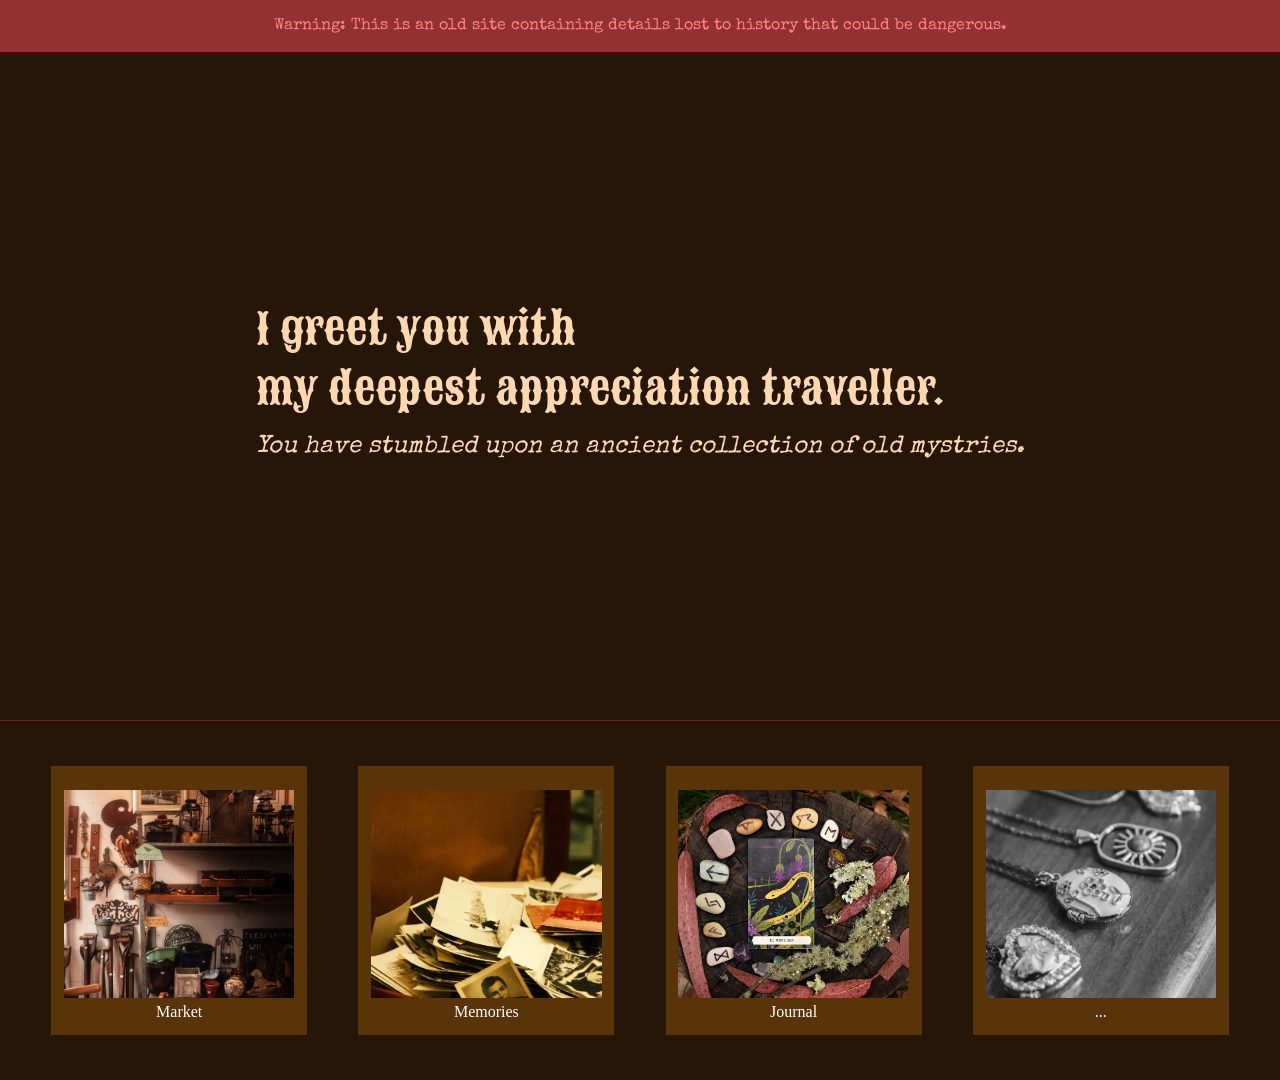
<file: index.html>
<!DOCTYPE html>
<html lang="en">
<head>
    <meta charset="UTF-8">
    <meta name="viewport" content="width=device-width, initial-scale=1.0">
    <title>Traveler's Marketplace</title>

    <link rel="stylesheet" href="index.css">

    <link rel="preconnect" href="https://fonts.googleapis.com">
    <link rel="preconnect" href="https://fonts.gstatic.com" crossorigin>
    <link href="https://fonts.googleapis.com/css2?family=Edu+QLD+Hand:wght@400..700&family=Rye&family=Sancreek&family=Special+Elite&display=swap" rel="stylesheet">
</head>
<body> 

    <div class="warningDiv">
        <p>Warning: This is an old site containing details lost to history that could be dangerous.</p>
    </div>
    
    <div class="welcome-div">
        <div class="lineHoldingDiv">
            <h1 class="welcome-line">
                I greet you with <br> my deepest appreciation traveller.
            </h1>
            <h2 class="secondaryLine">
                You have stumbled upon an ancient collection of old mystries.
            </h2>
        </div>
    </div>

    <div class="another-div">
        
        <!-- 1st cardo des -->
        <div class="category-card">
            <a href="market/shop.html">
                <img src="Images/shop.jpg" fetchpriority="high" alt="Shop Image" class="img">
            </a>

            <div class="details-div">
                <p class="card-para">Market</p>
            </div>
        </div>

        
        <!-- 2nd cardo des -->
        <div class="category-card">
            <a href="memories/memories.html">
                <img src="Images/memories.jpg" fetchpriority="high" alt="Memories Image" class="img">
            </a>

            <div class="details-div">
                <p class="card-para">Memories</p>
            </div>
        </div>

        <!-- 3rd cardo des -->
        <div class="category-card">
            <a href="heirlooms/heirloom.html">
                <img src="Images/mystrey.jpg" fetchpriority="high" alt="Heirlooms" class="img">
            </a>

            <div class="details-div">
                <p class="card-para">Journal</p>
            </div>
        </div>

        <!-- 4th cardo des -->
        <div class="category-card">
            <a href="">
                <img src="Images/heirlooms.jpg" fetchpriority="high" alt="Mystery" class="img">
            </a>

            <div class="details-div">
                <p class="card-para">...</p>
            </div>
        </div>
    </div>
<script>
    history.scrollRestoration = "manual";
</script>
</body>
</html>
</file>
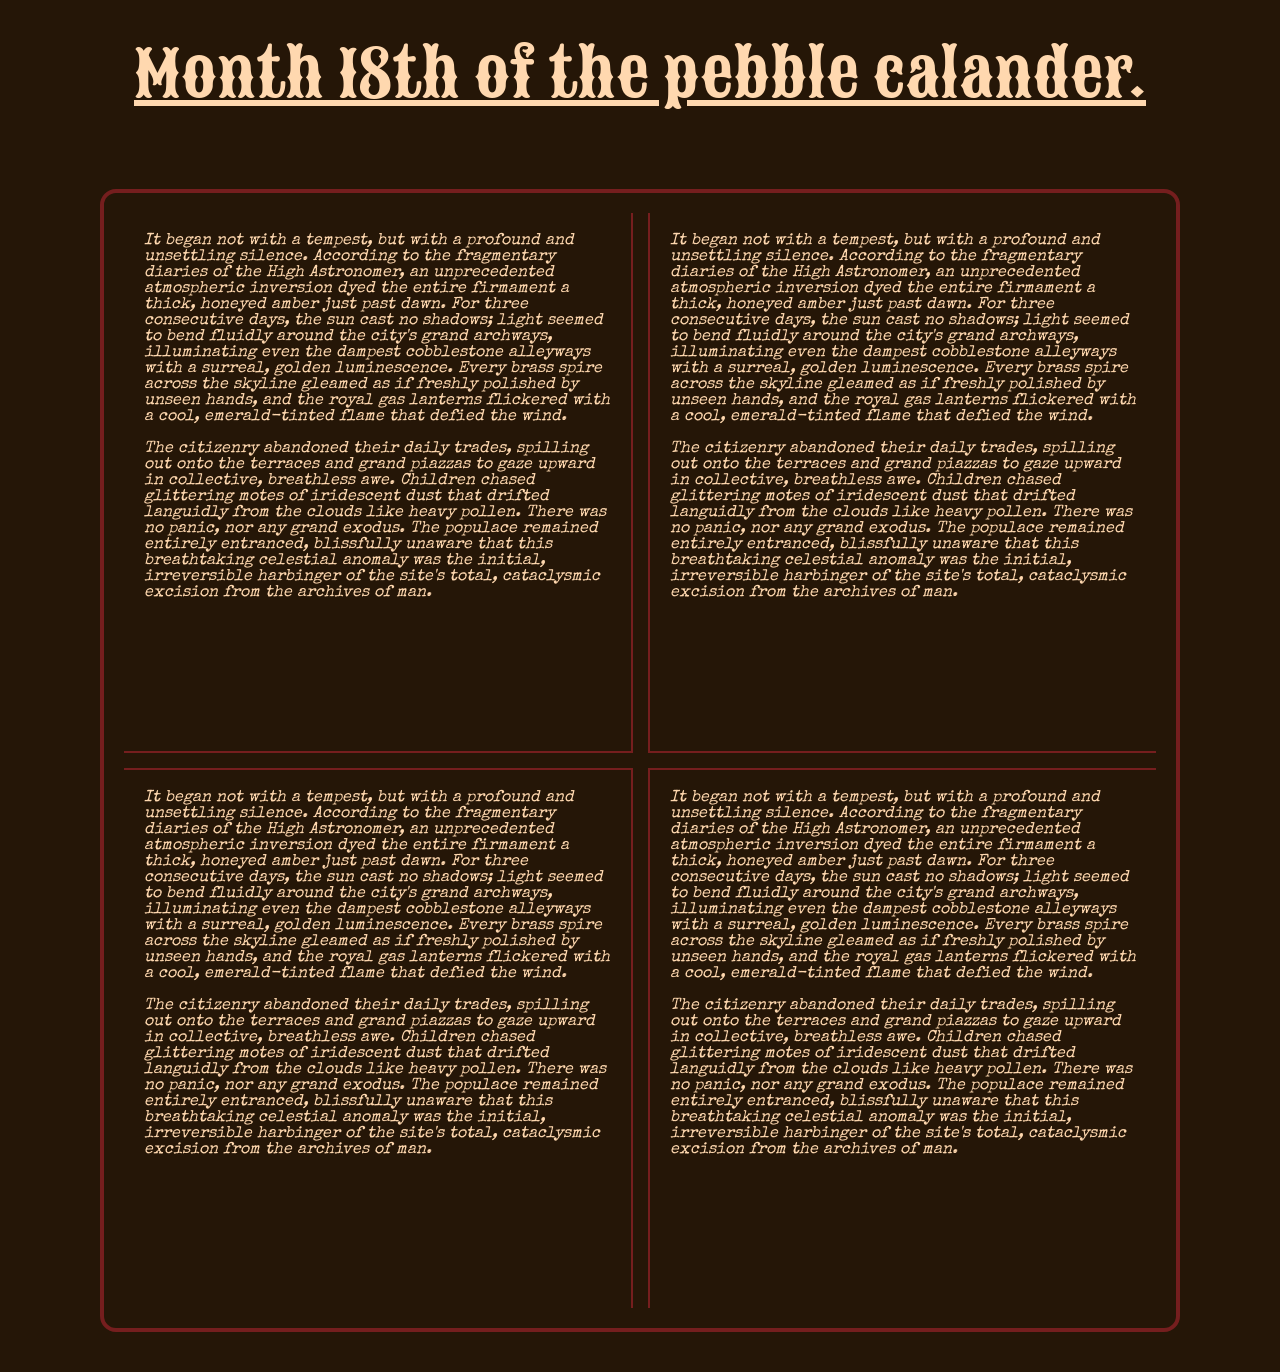
<file: heirlooms/heirloom.html>
<!DOCTYPE html>
<html lang="en">
<head>
    <meta charset="UTF-8">
    <meta name="viewport" content="width=device-width, initial-scale=1.0">
    <title>Heirlooms</title>

    <link rel="stylesheet" href="heirloom.css">

    <link rel="preconnect" href="https://fonts.googleapis.com">
    <link rel="preconnect" href="https://fonts.gstatic.com" crossorigin>
    <link href="https://fonts.googleapis.com/css2?family=Edu+QLD+Hand:wght@400..700&family=Rye&family=Sancreek&family=Special+Elite&display=swap" rel="stylesheet">
</head>
<body>
    

    <div class="heirloom-line-div">
        <h1 class="THELINE">
            Month 18th of the pebble calander.
        </h1>
    </div>

    <div class="journal-book">
        <div class="journal">


            <div class="blocks" id="one">
                <p class="texts">
                    It began not with a tempest, but with a profound and unsettling silence. According to the fragmentary diaries of the High Astronomer, an unprecedented atmospheric inversion dyed the entire firmament a thick, honeyed amber just past dawn. For three consecutive days, the sun cast no shadows; light seemed to bend fluidly around the city's grand archways, illuminating even the dampest cobblestone alleyways with a surreal, golden luminescence. Every brass spire across the skyline gleamed as if freshly polished by unseen hands, and the royal gas lanterns flickered with a cool, emerald-tinted flame that defied the wind. <br>
                    <br>
                    The citizenry abandoned their daily trades, spilling out onto the terraces and grand piazzas to gaze upward in collective, breathless awe. Children chased glittering motes of iridescent dust that drifted languidly from the clouds like heavy pollen. There was no panic, nor any grand exodus. The populace remained entirely entranced, blissfully unaware that this breathtaking celestial anomaly was the initial, irreversible harbinger of the site's total, cataclysmic excision from the archives of man.
                </p>
            </div>

            <div class="blocks" id="two">
                <p class="texts">
                    It began not with a tempest, but with a profound and unsettling silence. According to the fragmentary diaries of the High Astronomer, an unprecedented atmospheric inversion dyed the entire firmament a thick, honeyed amber just past dawn. For three consecutive days, the sun cast no shadows; light seemed to bend fluidly around the city's grand archways, illuminating even the dampest cobblestone alleyways with a surreal, golden luminescence. Every brass spire across the skyline gleamed as if freshly polished by unseen hands, and the royal gas lanterns flickered with a cool, emerald-tinted flame that defied the wind. <br>
                    <br>
                    The citizenry abandoned their daily trades, spilling out onto the terraces and grand piazzas to gaze upward in collective, breathless awe. Children chased glittering motes of iridescent dust that drifted languidly from the clouds like heavy pollen. There was no panic, nor any grand exodus. The populace remained entirely entranced, blissfully unaware that this breathtaking celestial anomaly was the initial, irreversible harbinger of the site's total, cataclysmic excision from the archives of man.
                </p>
            </div>

            <div class="blocks" id="three">
                <p class="texts">
                    It began not with a tempest, but with a profound and unsettling silence. According to the fragmentary diaries of the High Astronomer, an unprecedented atmospheric inversion dyed the entire firmament a thick, honeyed amber just past dawn. For three consecutive days, the sun cast no shadows; light seemed to bend fluidly around the city's grand archways, illuminating even the dampest cobblestone alleyways with a surreal, golden luminescence. Every brass spire across the skyline gleamed as if freshly polished by unseen hands, and the royal gas lanterns flickered with a cool, emerald-tinted flame that defied the wind. <br>
                    <br>
                    The citizenry abandoned their daily trades, spilling out onto the terraces and grand piazzas to gaze upward in collective, breathless awe. Children chased glittering motes of iridescent dust that drifted languidly from the clouds like heavy pollen. There was no panic, nor any grand exodus. The populace remained entirely entranced, blissfully unaware that this breathtaking celestial anomaly was the initial, irreversible harbinger of the site's total, cataclysmic excision from the archives of man.
                </p>
            </div>

            <div class="blocks" id="four">
                <p class="texts">
                    It began not with a tempest, but with a profound and unsettling silence. According to the fragmentary diaries of the High Astronomer, an unprecedented atmospheric inversion dyed the entire firmament a thick, honeyed amber just past dawn. For three consecutive days, the sun cast no shadows; light seemed to bend fluidly around the city's grand archways, illuminating even the dampest cobblestone alleyways with a surreal, golden luminescence. Every brass spire across the skyline gleamed as if freshly polished by unseen hands, and the royal gas lanterns flickered with a cool, emerald-tinted flame that defied the wind. <br>
                    <br>
                    The citizenry abandoned their daily trades, spilling out onto the terraces and grand piazzas to gaze upward in collective, breathless awe. Children chased glittering motes of iridescent dust that drifted languidly from the clouds like heavy pollen. There was no panic, nor any grand exodus. The populace remained entirely entranced, blissfully unaware that this breathtaking celestial anomaly was the initial, irreversible harbinger of the site's total, cataclysmic excision from the archives of man.
                </p>
            </div>

        </div>
    </div>



</body>
</html>
</file>
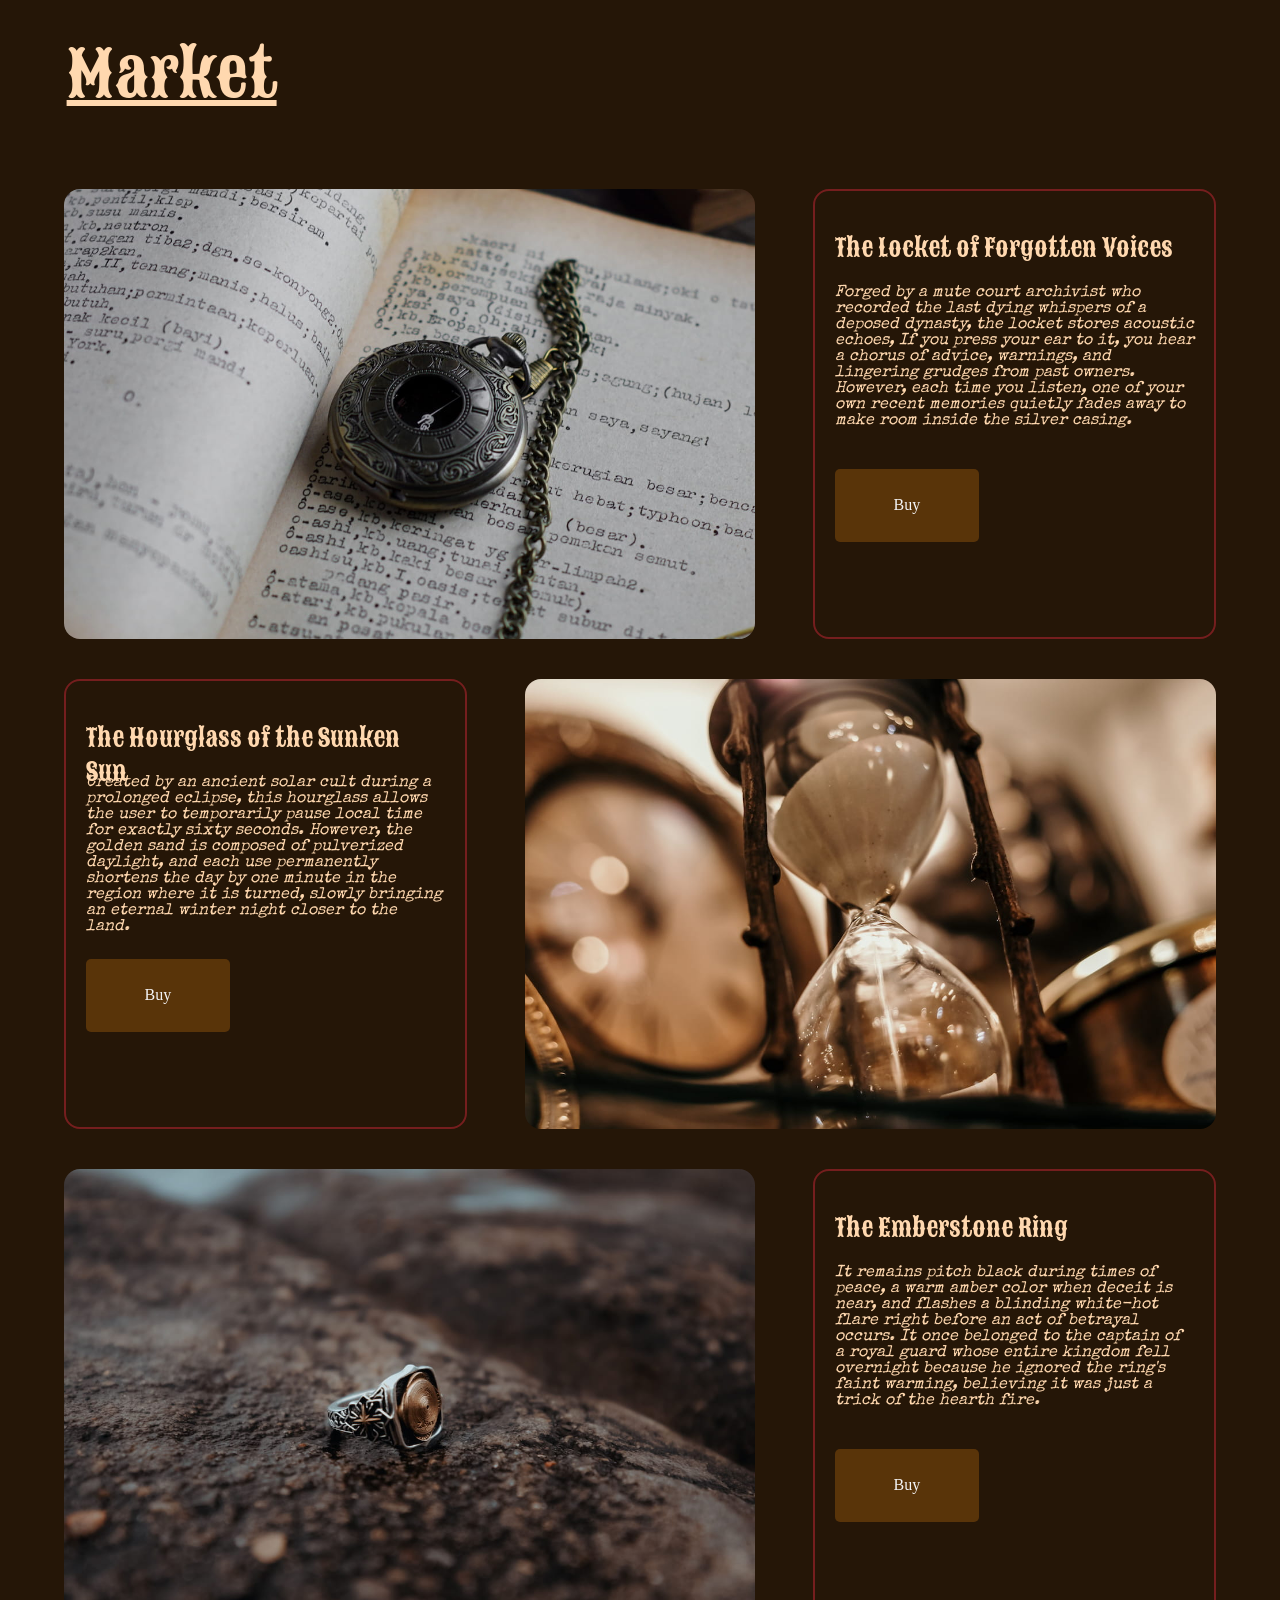
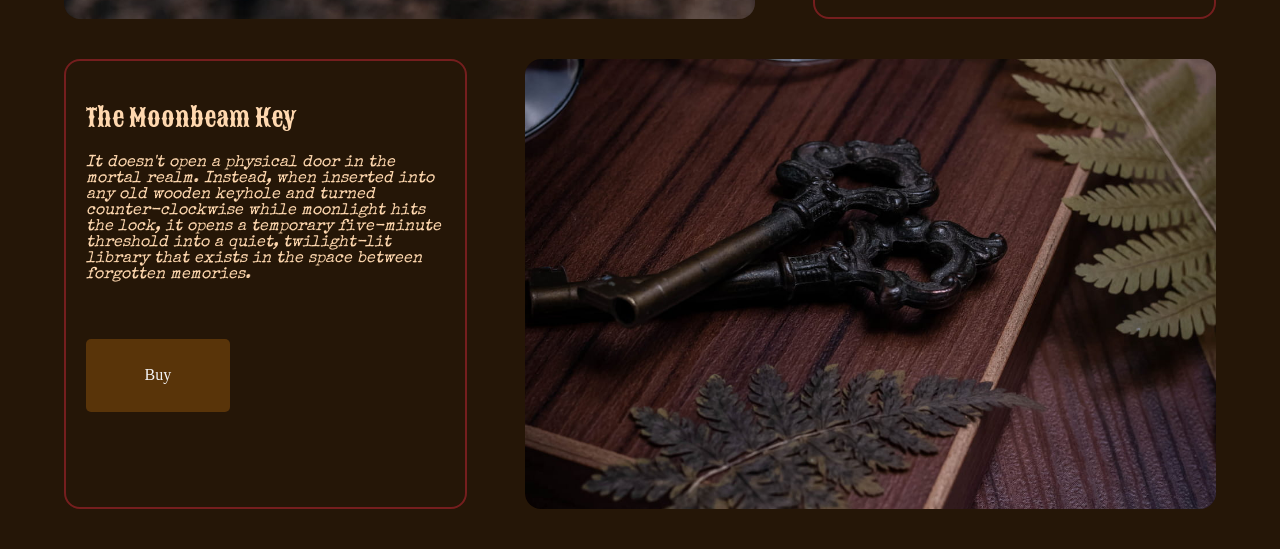
<file: market/shop.html>
<!DOCTYPE html>
<html lang="en">
<head>
    <meta charset="UTF-8">
    <meta name="viewport" content="width=device-width, initial-scale=1.0">
    <title>Market</title>

    <link rel="stylesheet" href="shop.css">

    <link rel="preconnect" href="https://fonts.googleapis.com">
    <link rel="preconnect" href="https://fonts.gstatic.com" crossorigin>
    <link href="https://fonts.googleapis.com/css2?family=Edu+QLD+Hand:wght@400..700&family=Rye&family=Sancreek&family=Special+Elite&display=swap" rel="stylesheet">
</head>
<body>
    

    <div class="shop-line-div">
        <h1 class="the-actual-line">
            Market
        </h1>
    </div>

    <div class="bigContainer">
        
        <!-- first container -->
        <div class="medium-container">
            <div class="first-half from-left">
                <img src="products-imgs/clock.jpg" alt="" class="half-images">
            </div>

            <div class="second-half from-right">
                <h2 class="nameOfObject">The Locket of Forgotten Voices</h2>
                <p class="object-discription">Forged by a mute court archivist who recorded the last dying whispers of a deposed dynasty, the locket stores acoustic echoes, If you press your ear to it, you hear a chorus of advice, warnings, and lingering grudges from past owners. However, each time you listen, one of your own recent memories quietly fades away to make room inside the silver casing.</p>

                <div class="button">
                    <a href="https://www.youtube.com/watch?v=xvFZjo5PgG0" target="_blank" class="anchorTag"><button class="shop-button">Buy</button></a>
                </div>
            </div>
        </div>

        <!-- second container -->
        <div class="medium-container">

            <!-- <div class="first-half from-right for-mobile">
                <img src="products-imgs/hourglass.jpg" alt="" class="half-images">
            </div> -->

            <div class="second-half from-left">
                <h2 class="nameOfObject">The Hourglass of the Sunken Sun</h2>
                <p class="object-discription">Created by an ancient solar cult during a prolonged eclipse, this hourglass allows the user to temporarily pause local time for exactly sixty seconds. However, the golden sand is composed of pulverized daylight, and each use permanently shortens the day by one minute in the region where it is turned, slowly bringing an eternal winter night closer to the land.</p>

                <div class="button">
                    <a href="https://www.youtube.com/watch?v=xvFZjo5PgG0" target="_blank" class="anchorTag"><button class="shop-button">Buy</button></a>
                </div>
            </div>

            <div class="first-half from-right for-desktop">
                <img src="products-imgs/hourglass.jpg" alt="" class="half-images">
            </div>
        </div>

        <!-- third container -->
        <div class="medium-container">
            <div class="first-half from-left">
                <img src="products-imgs/ring.jpg" alt="" class="half-images">
            </div>

            <div class="second-half from-right">
                <h2 class="nameOfObject">The Emberstone Ring</h2>
                <p class="object-discription">It remains pitch black during times of peace, a warm amber color when deceit is near, and flashes a blinding white-hot flare right before an act of betrayal occurs. It once belonged to the captain of a royal guard whose entire kingdom fell overnight because he ignored the ring's faint warming, believing it was just a trick of the hearth fire.</p>

                <div class="button">
                    <a href="https://www.youtube.com/watch?v=xvFZjo5PgG0" target="_blank" class="anchorTag"><button class="shop-button">Buy</button></a>
                </div>
            </div>
        </div>

        <!-- fourth container -->
        <div class="medium-container">

            <div class="second-half from-left">
                <h2 class="nameOfObject">The Moonbeam Key</h2>
                <p class="object-discription">It doesn't open a physical door in the mortal realm. Instead, when inserted into any old wooden keyhole and turned counter-clockwise while moonlight hits the lock, it opens a temporary five-minute threshold into a quiet, twilight-lit library that exists in the space between forgotten memories.</p>

                <div class="button">
                    <a href="https://www.youtube.com/watch?v=xvFZjo5PgG0" target="_blank" class="anchorTag"><button class="shop-button">Buy</button></a>
                </div>
            </div>

            <div class="first-half from-right">
                <img src="products-imgs/key.jpg" alt="" class="half-images">
            </div>
        </div>


    </div>

    <script src="../animaSON.js"></script>
</body>
</html>
</file>
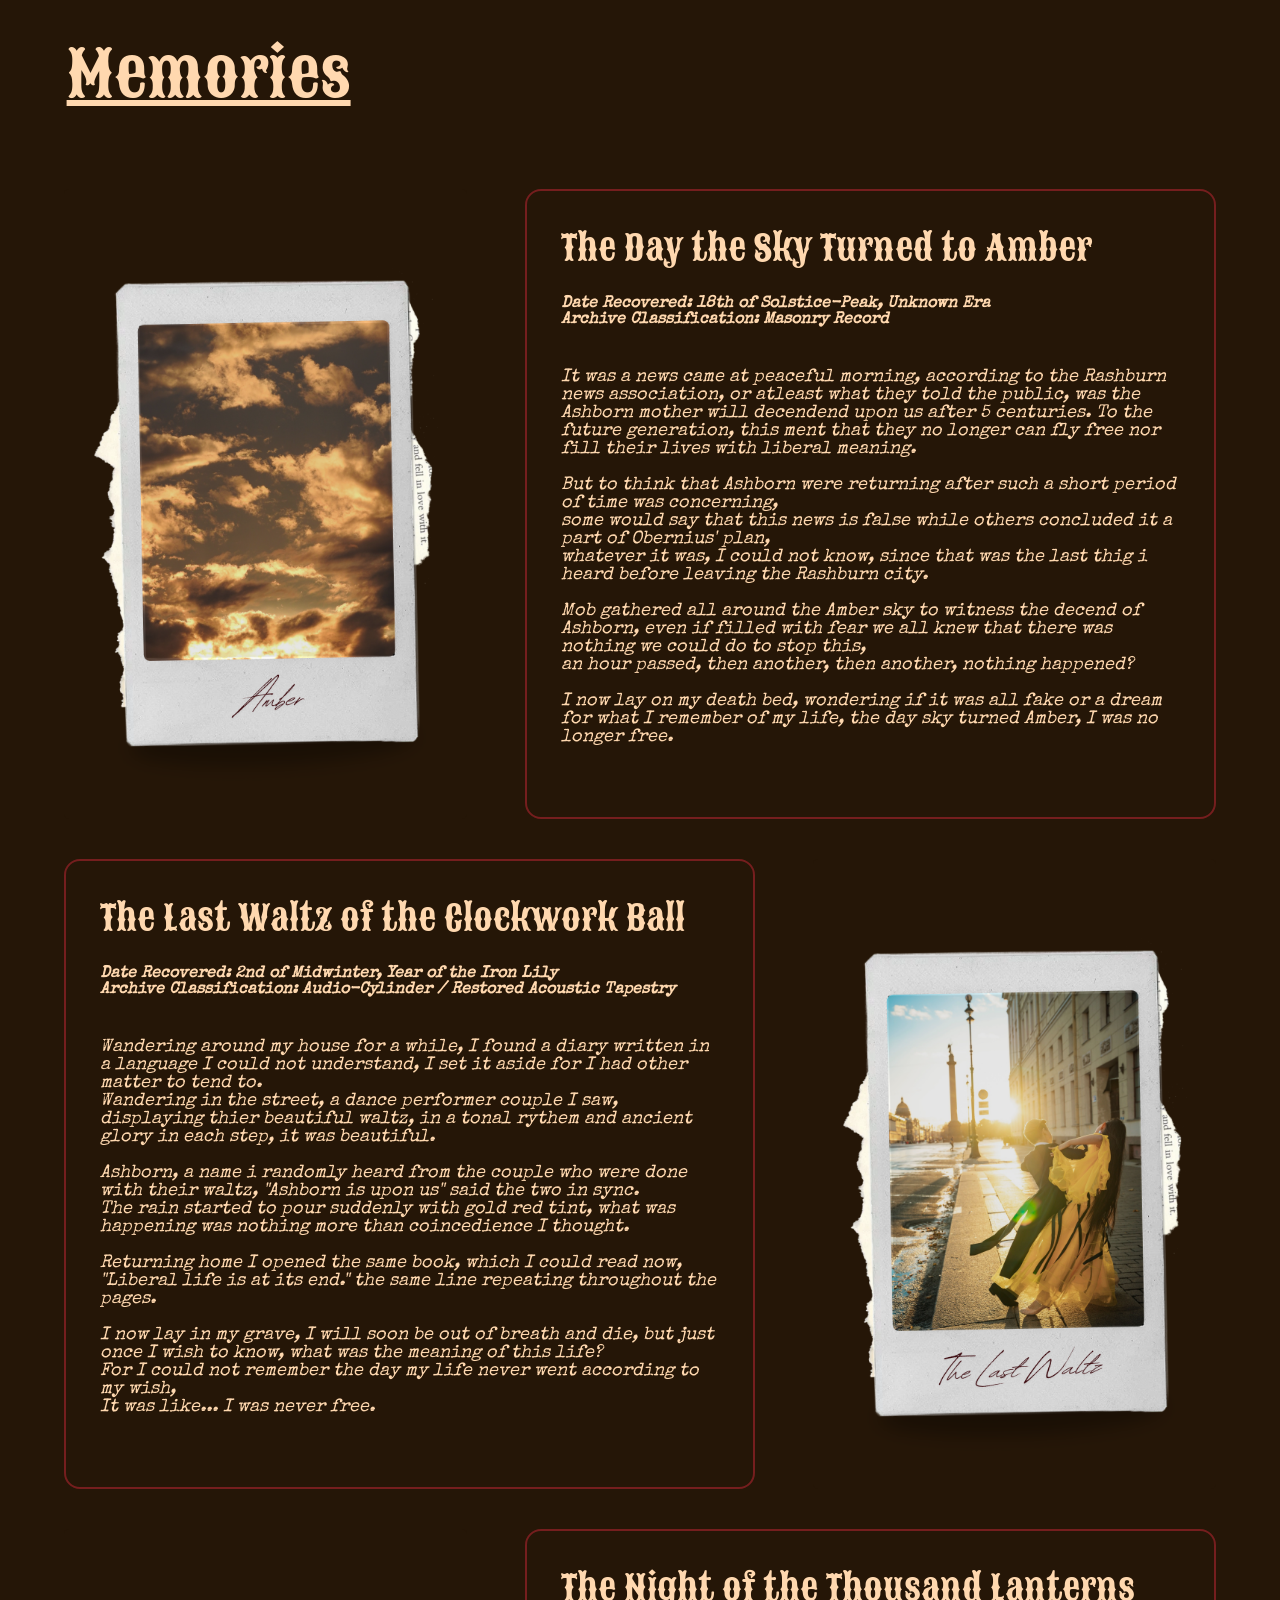
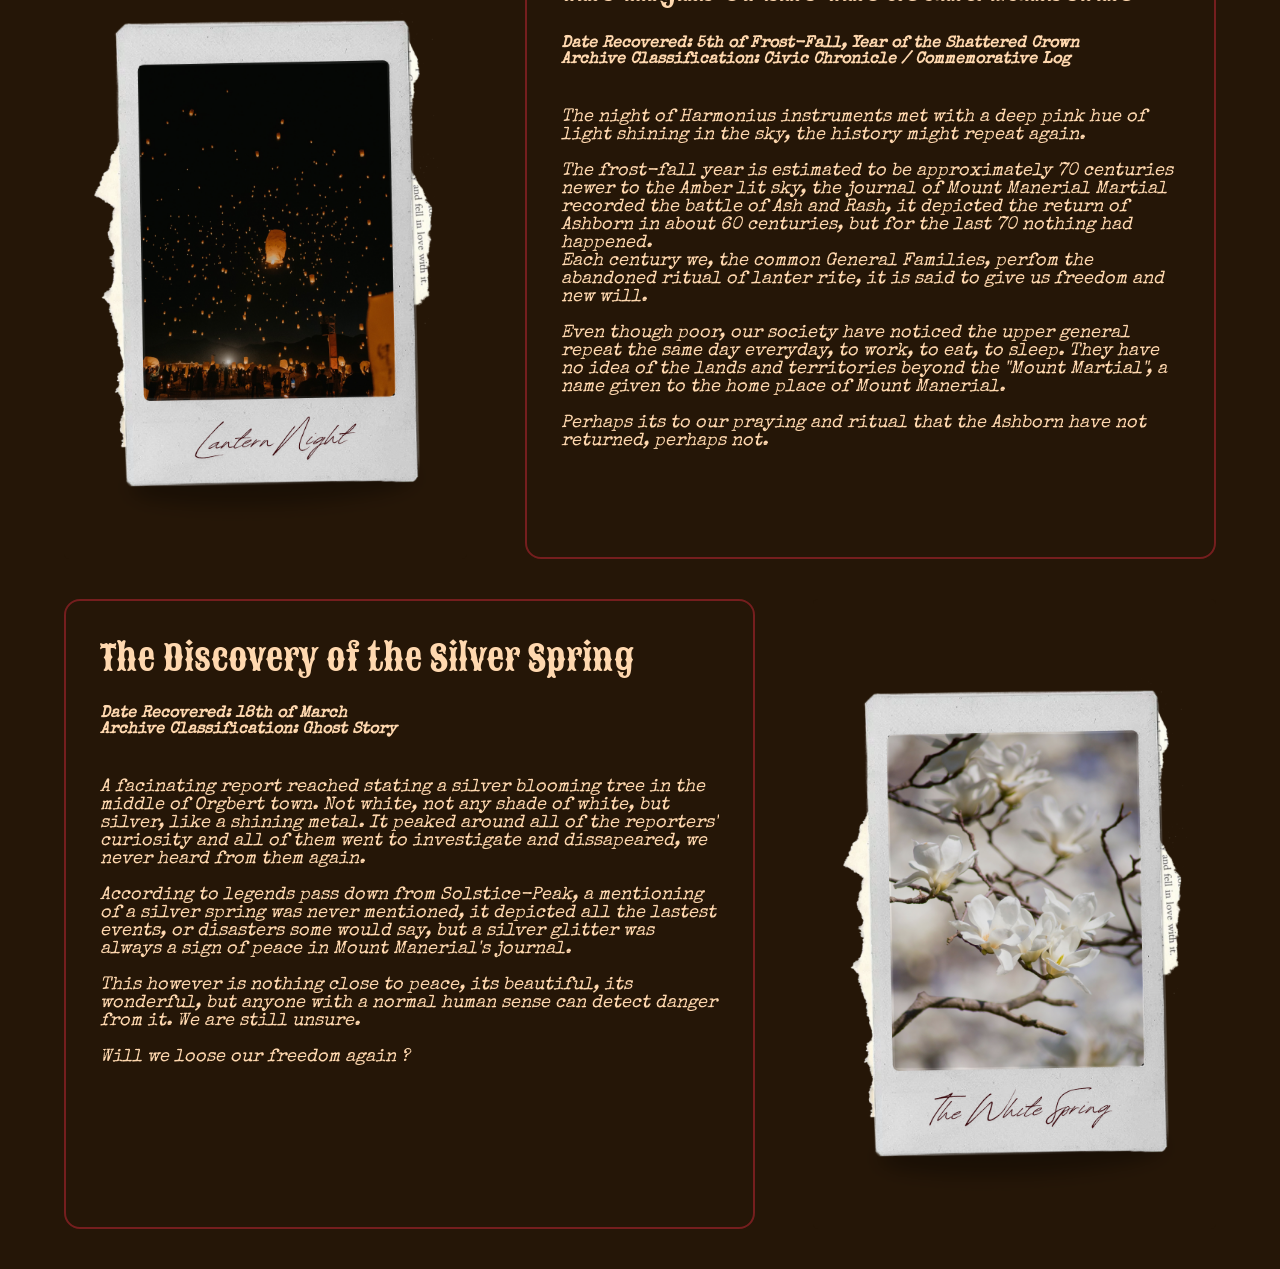
<file: memories/memories.html>
<!DOCTYPE html>
<html lang="en">
<head>
    <meta charset="UTF-8">
    <meta name="viewport" content="width=device-width, initial-scale=1.0">
    <title>Memories</title>

    <link rel="stylesheet" href="memories.css">

    <link rel="preconnect" href="https://fonts.googleapis.com">
    <link rel="preconnect" href="https://fonts.gstatic.com" crossorigin>
    <link href="https://fonts.googleapis.com/css2?family=Edu+QLD+Hand:wght@400..700&family=Rye&family=Sancreek&family=Special+Elite&display=swap" rel="stylesheet">
</head>
<body>
    

    <div class="memories-line-div">
        <h1 class="h-tag">
            Memories
        </h1>
    </div>

    <div class="card-holding-container-ig">

        <!-- first container -->
        <div class="container-with-content">
            <div class="picture from-left">
                <img src="amber-sky.png" alt="" class="half-images">
            </div>

            <div class="discription-of-title from-right">
                <h2 class="title">The Day the Sky Turned to Amber</h2>

                <p class="date">
                    Date Recovered: 18th of Solstice-Peak, Unknown Era <br>
                    Archive Classification: Masonry Record
                </p>

                <p class="memory">
                    It was a news came at peaceful morning, according to the Rashburn news association, or atleast what they told the public, was the Ashborn mother will decendend upon us after 5 centuries. To the future generation, this ment that they no longer can fly free nor fill their lives with liberal meaning. <br> <br>

                    But to think that Ashborn were returning after such a short period of time was concerning, <br>
                    some would say that this news is false while others concluded it a part of Obernius' plan, <br>
                    whatever it was, I could not know, since that was the last thig i heard before leaving the Rashburn city. <br> <br>

                    Mob gathered all around the Amber sky to witness the decend of Ashborn, even if filled with fear we all knew that there was nothing we could do to stop this, <br>
                    an hour passed, then another, then another, nothing happened? <br>
                    <br>
                    I now lay on my death bed, wondering if it was all fake or a dream <br>
                    for what I remember of my life, the day sky turned Amber, I was no longer free.
                </p>
            </div>
        </div>

        <!-- second container -->
        <div class="container-with-content">

            <div class="discription-of-title from-left">
                <h2 class="title">The Last Waltz of the Clockwork Ball</h2>

                <p class="date">
                    Date Recovered: 2nd of Midwinter, Year of the Iron Lily <br>
                    Archive Classification: Audio-Cylinder / Restored Acoustic Tapestry
                </p>

                <p class="memory">
                    Wandering around my house for a while, I found a diary written in a language I could not understand, I set it aside for I had other matter to tend to. <br>
                    Wandering in the street, a dance performer couple I saw, displaying thier beautiful waltz, in a tonal rythem and ancient glory in each step, it was beautiful. <br> <br>

                    <span>Ashborn</span>, a name i randomly heard from the couple who were done with their waltz, "Ashborn is upon us" said the two in sync. <br> 
                    The rain started to pour suddenly with gold red tint, what was happening was nothing more than coincedience I thought. <br> <br>

                    Returning home I opened the same book, which I could read now, "Liberal life is at its end." the same line repeating throughout the pages. <br> <br>

                    I now lay in my grave, I will soon be out of breath and die, but just once I wish to know, what was the meaning of this life? <br>
                    For I could not remember the day my life never went according to my wish, <br>
                    It was like... I was never free.
                </p>
            </div>

            <div class="picture from-right">
                <img src="waltz.png" alt="" class="half-images">
            </div>
        </div>

        <!-- third container -->
        <div class="container-with-content">
            <div class="picture from-left">
                <img src="lantern.png" alt="" class="half-images">
            </div>

            <div class="discription-of-title from-right">
                <h2 class="title">The Night of the Thousand Lanterns</h2>

                <p class="date">
                    Date Recovered: 5th of Frost-Fall, Year of the Shattered Crown <br>
                    Archive Classification: Civic Chronicle / Commemorative Log
                </p>

                <p class="memory">
                    The night of Harmonius instruments met with a deep pink hue of light shining in the sky, the history might repeat again. <br> <br>

                    The frost-fall year is estimated to be approximately 70 centuries newer to the Amber lit sky, the journal of Mount Manerial Martial recorded the battle of Ash and Rash, it depicted the return of Ashborn in about 60 centuries, but for the last 70 nothing had happened. <br>
                    Each century we, the common General Families, perfom the abandoned ritual of lanter rite, it is said to give us freedom and new will. <br> <br>
                    Even though poor, our society have noticed the upper general repeat the same day everyday, to work, to eat, to sleep. They have no idea of the lands and territories beyond the "Mount Martial", a name given to the home place of Mount Manerial. <br> <br>

                    Perhaps its to our praying and ritual that the Ashborn have not returned, perhaps not.

                </p>
            </div>
        </div>

        <!-- fourth container -->
        <div class="container-with-content">

            <div class="discription-of-title from-left">
                <h2 class="title">The Discovery of the Silver Spring</h2>

                <p class="date">
                    Date Recovered: 18th of March <br>
                    Archive Classification: Ghost Story
                </p>

                <p class="memory">

                    A facinating report reached stating a silver blooming tree in the middle of Orgbert town. Not white, not any shade of white, but <span>silver</span>, like a shining metal. It peaked around all of the reporters' curiosity and all of them went to investigate and dissapeared, we never heard from them again. <br>
                    <br>
                    According to legends pass down from Solstice-Peak, a mentioning of a silver spring was never mentioned, it depicted all the lastest events, or disasters some would say, but a silver glitter was always a sign of peace in Mount Manerial's journal. <br>
                    <br>
                    This however is nothing close to peace, its beautiful, its wonderful, but anyone with a normal human sense can detect danger from it. We are still unsure.  <br>
                    <br>
                    Will we loose our freedom again ?                 
                </p>
            </div>

            <div class="picture from-right">
                <img src="white-spring.png" alt="" class="half-images">
            </div>
        </div>

    </div>
<script src="animaSON.js"></script>
</body>
</html>
</file>
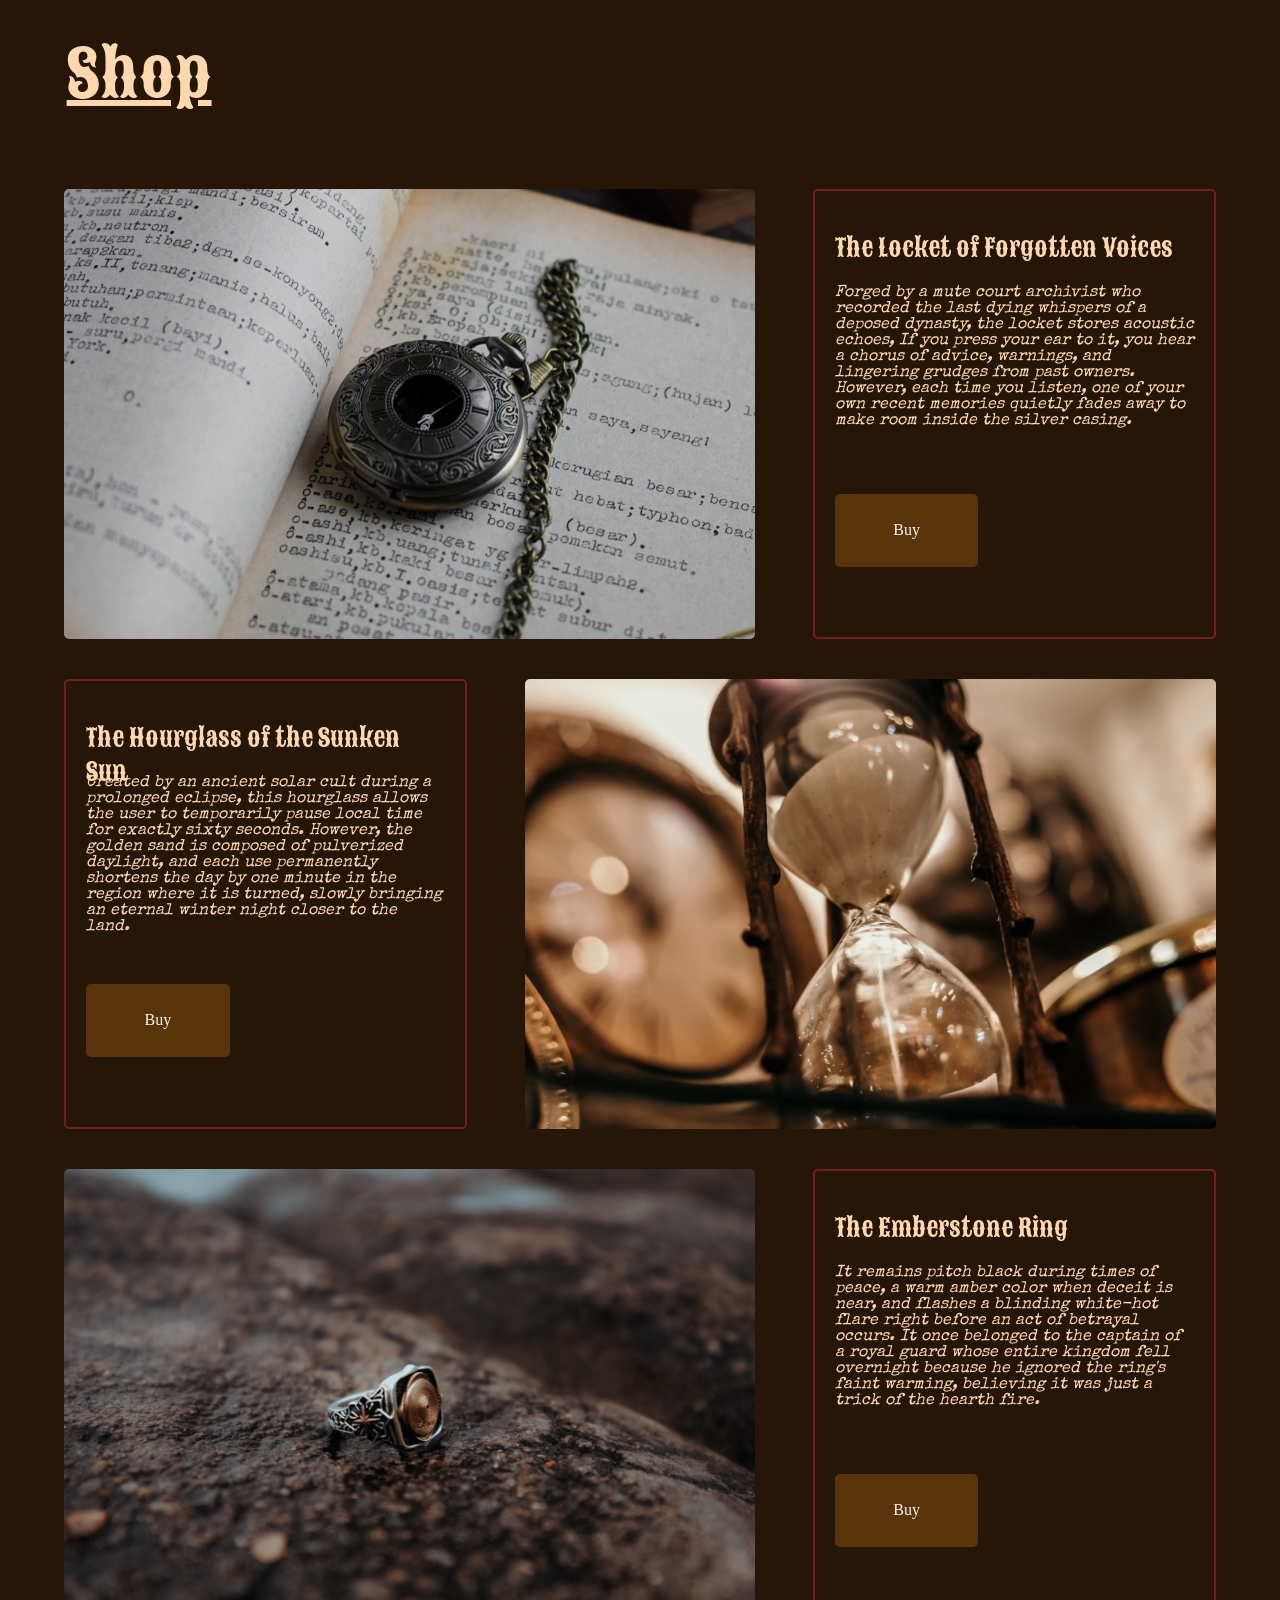
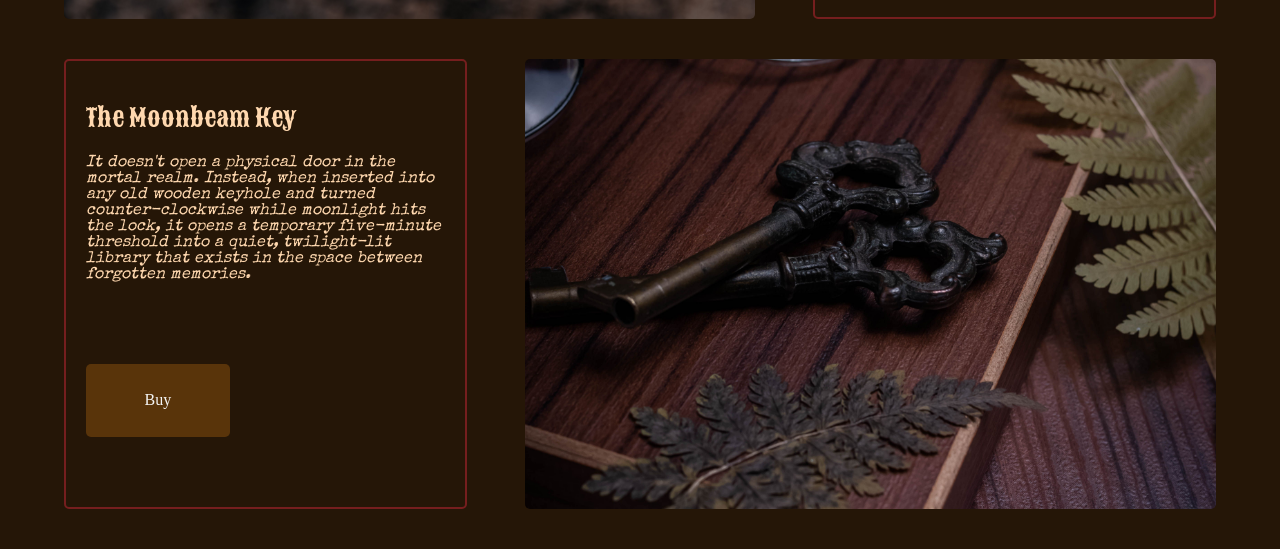
<file: shop/shop.html>
<!DOCTYPE html>
<html lang="en">
<head>
    <meta charset="UTF-8">
    <meta name="viewport" content="width=device-width, initial-scale=1.0">
    <title>Shop</title>

    <link rel="stylesheet" href="shop.css">

    <link rel="preconnect" href="https://fonts.googleapis.com">
    <link rel="preconnect" href="https://fonts.gstatic.com" crossorigin>
    <link href="https://fonts.googleapis.com/css2?family=Edu+QLD+Hand:wght@400..700&family=Rye&family=Sancreek&family=Special+Elite&display=swap" rel="stylesheet">
</head>
<body>
    

    <div class="shop-line-div">
        <h1 class="the-actual-line">
            Shop
        </h1>
    </div>

    <div class="bigContainer">
        
        <!-- first container -->
        <div class="medium-container">
            <div class="first-half">
                <img src="products-imgs/clock.jpg" alt="" class="half-images">
            </div>

            <div class="second-half">
                <h2 class="nameOfObject">The Locket of Forgotten Voices</h2>
                <p class="object-discription">Forged by a mute court archivist who recorded the last dying whispers of a deposed dynasty, the locket stores acoustic echoes, If you press your ear to it, you hear a chorus of advice, warnings, and lingering grudges from past owners. However, each time you listen, one of your own recent memories quietly fades away to make room inside the silver casing.</p>

                <div class="button">
                    <button class="shop-button">Buy</button>
                </div>
            </div>
        </div>

        <!-- second container -->
        <div class="medium-container">

            <div class="second-half">
                <h2 class="nameOfObject">The Hourglass of the Sunken Sun</h2>
                <p class="object-discription">Created by an ancient solar cult during a prolonged eclipse, this hourglass allows the user to temporarily pause local time for exactly sixty seconds. However, the golden sand is composed of pulverized daylight, and each use permanently shortens the day by one minute in the region where it is turned, slowly bringing an eternal winter night closer to the land.</p>

                <div class="button"><button class="shop-button">Buy</button></div>
            </div>

            <div class="first-half">
                <img src="products-imgs/hourglass.jpg" alt="" class="half-images">
            </div>
        </div>

        <!-- third container -->
        <div class="medium-container">
            <div class="first-half">
                <img src="products-imgs/ring.jpg" alt="" class="half-images">
            </div>

            <div class="second-half">
                <h2 class="nameOfObject">The Emberstone Ring</h2>
                <p class="object-discription">It remains pitch black during times of peace, a warm amber color when deceit is near, and flashes a blinding white-hot flare right before an act of betrayal occurs. It once belonged to the captain of a royal guard whose entire kingdom fell overnight because he ignored the ring's faint warming, believing it was just a trick of the hearth fire.</p>

                <div class="button"><button class="shop-button">Buy</button></div>
            </div>
        </div>

        <!-- fourth container -->
        <div class="medium-container">

            <div class="second-half">
                <h2 class="nameOfObject">The Moonbeam Key</h2>
                <p class="object-discription">It doesn't open a physical door in the mortal realm. Instead, when inserted into any old wooden keyhole and turned counter-clockwise while moonlight hits the lock, it opens a temporary five-minute threshold into a quiet, twilight-lit library that exists in the space between forgotten memories.</p>

                <div class="button"><button class="shop-button">Buy</button></div>
            </div>

            <div class="first-half">
                <img src="products-imgs/key.jpg" alt="" class="half-images">
            </div>
        </div>


    </div>

</body>
</html>
</file>
<file: index.css>
* {
    padding: 0;
    margin: 0;
    box-sizing: border-box;
}

body {
    background-color: #251607;
    color: #ffd8af; 
}

.warningDiv {
    display: flex;
    align-items: center;
    justify-content: center;

    width: 100%;
    height: 6vh;

    background-color: #913131;

    border-bottom: 2px solid rgb(85, 3, 3);

    animation: easeInOnLoad 1.2s cubic-bezier(0.25, 1, 0.5, 1) forwards;

}

.warningDiv p {
    font-size: medium;
    font-family: "Special Elite", system-ui;
  font-weight: 400;
  font-style: normal;

  color: #ff8383;

}

.welcome-div {
    display: flex;
    align-items: center;
    justify-content: center;

    height: 74vh;
    padding: 1vh;

    animation: easeInOnLoad 1.2s cubic-bezier(0.25, 1, 0.5, 1) forwards;
}

.welcome-line {
    font-size: 2.7rem;
  font-family: "Sancreek", serif;
  font-weight: 200;
  font-style: normal;

}

.secondaryLine {
    font-size: 1.5rem;

  font-family: "Special Elite", system-ui;
  font-weight: 400;
  font-style: normal;

  margin: 15px 0;
  font-style: italic;
}

.another-div {
    width: 100%;
    height: 40vh;

    display: flex;
    align-items: center;
    justify-content: space-evenly;

    border-top: 1px solid rgb(117, 30, 30);
    
    padding: 30px 0;

    animation: easeInOnLoad 1.2s cubic-bezier(0.25, 1, 0.5, 1) forwards;
}

.category-card {
    width: 20%;
    height: 90%;

    background-color: rgba(201, 118, 17, 0.319);
    /* border-radius: 3px; */

    display: flex;
    justify-content: center;
    align-items: center;

    flex-direction: column;
    transition: transform 0.3s ease;
    padding: 10px 0 0 0;
}

.category-card:hover {
    transform: scale(1.03);
}

.category-card a {
    width: 90%;
    height: 80%;

    /* border-radius: 3px;
    transition: transform 0.3s ease; */
}

.img {
    width: 100%;
    height: 100%;
    /* border-radius: 3px; */
    transition: transform 0.3s ease;

    aspect-ratio: 1 / 1;
    object-fit: cover;
}

.category-card a img:hover {
    transform: scale(1.03);

}

.details-div {
    width: 90%;
    /* height: 15%%; */
    margin: 5px 0 0 0;

    display: flex;
    align-items: center;
    justify-content: center;

}

.details-div p {
    color: white;
}

.card-para {
    font-family: "Edu QLD Hand", cursive;
  font-optical-sizing: auto;
  font-weight: 450;
  font-style: normal;
}

@media (max-width: 700px) {
    .another-div {
        display: block;
        height: auto;
    }

    .category-card {
        width: auto;
        height: auto;
        margin: 20px;
        padding: 20px 0 0 0;
    }
}

@keyframes easeInOnLoad {
  from {
    opacity: 0;
    transform: translateY(20px); 
  }
  to {
    opacity: 1;
    transform: translateY(0);
  }
}

.fade-in-scroll {
  animation: revealOnScroll linear both;
  animation-timeline: view();
  animation-range: entry 10% cover 40%;
}

/* Scroll animation keyframes */
@keyframes revealOnScroll {
  from {
    opacity: 0;
    transform: translateY(30px);
  }
  to {
    opacity: 1;
    transform: translateY(0);
  }
}
</file>
<file: heirlooms/heirloom.css>
* {
    padding: 0;
    margin: 0;
    box-sizing: border-box;
}

body {
    background-color: #251607;
    color: #ffd8af;
}

.heirloom-line-div {
    width: 100%;
    height: auto;
    padding: 30px;

    display: flex;
    align-items: center;
    justify-content: center;

    animation: easeInOnLoad 1.2s cubic-bezier(0.25, 1, 0.5, 1) forwards;
}

.THELINE {
    font-size: 4rem;
    font-family: "Sancreek", serif;
    font-weight: 200;
    font-style: normal;
    text-decoration: underline;
}

.journal-book {
   width: 100%;

   display: flex;
   align-items: center;
   justify-content: center;

   padding: 40px;
}

.journal {

    width: 90%;
    height: auto;
    padding: 20px;

    border: 4px solid rgb(117, 30, 30);
    border-radius: 1rem;

    display: grid;
    grid-template-columns: repeat(2, 1fr);
    gap: 15px;
}

.blocks {
    height: 60vh;
    overflow: scroll;
    scrollbar-width: none;
        -ms-overflow-style: none; 
}

.blocks::-webkit-scrollbar {
  display: none; 
}

.texts {
    font-family: "Special Elite", system-ui;
    font-weight: 400;
    font-style: italic;

    padding: 20px;

}

#one {
    border-right: 2px solid rgb(117, 30, 30);
    border-bottom: 2px solid rgb(117, 30, 30);

    animation: easeInOnLoad 1.2s cubic-bezier(0.25, 1, 0.5, 1) forwards;
}

#two {
    border-left: 2px solid rgb(117, 30, 30);
    border-bottom: 2px solid rgb(117, 30, 30);

    animation: easeInOnLoad 1.2s cubic-bezier(0.25, 1, 0.5, 1) forwards;
}

#three {
    border-right: 2px solid rgb(117, 30, 30);
    border-top: 2px solid rgb(117, 30, 30);

    animation: easeInOnLoad 1.2s cubic-bezier(0.25, 1, 0.5, 1) forwards;
}

#four {
    border-left: 2px solid rgb(117, 30, 30);
    border-top: 2px solid rgb(117, 30, 30);

    animation: easeInOnLoad 1.2s cubic-bezier(0.25, 1, 0.5, 1) forwards;
}

@media (max-width:750px) {
    #one,
    #two,
    #three,
    #four {
        border-right: 2px solid rgb(117, 30, 30);
    border-bottom: 2px solid rgb(117, 30, 30);

    border-top: none;
    border-left: none;
    }

    .journal {
        display: grid;
        grid-template-columns: 1fr;
    }

    

}

@keyframes easeInOnLoad {
  from {
    opacity: 0;
    transform: translateY(20px); 
  }
  to {
    opacity: 1;
    transform: translateY(0);
  }
}

.fade-in-scroll {
  animation: revealOnScroll linear both;
  animation-timeline: view();
  animation-range: entry 10% cover 40%;
}

/* Scroll animation keyframes */
@keyframes revealOnScroll {
  from {
    opacity: 0;
    transform: translateY(30px);
  }
  to {
    opacity: 1;
    transform: translateY(0);
  }
}
</file>
<file: market/shop.css>
* {
    padding: 0;
    margin: 0;
    box-sizing: border-box;
}

body {
    background-color: #251607;
    color: #ffd8af; 
    overflow-x: hidden;
}

.shop-line-div {
    width: 100%;
    height: auto;
    padding: 30px;
}

.the-actual-line {
    font-size: 4rem;
  font-family: "Sancreek", serif;
  font-weight: 200;
  font-style: normal;
  text-decoration: underline;
  margin-left: 3%;
}

.bigContainer {
    width: 100%;
    height: auto;

    display: flex;
    align-items: center;
    justify-content: center;

    flex-direction: column;

    padding: 20px 0;
}

.medium-container {
    width: 90%;
    height: 50vh;
    /* background-color: black; */

    display: flex;
    align-items: center;
    justify-content: space-between;

    margin: 20px 0;

    border-radius: 3px;
}

.first-half {
    width: 60%;
    height: 100%;

}




/* animation css */
.from-left, .from-right {
    opacity: 0;
    transition: transform 0.8s cubic-bezier(0.34, 1.56, 0.64, 1),
    opacity 0.8s ease-out;
    will-change: transform, opacity;
}

.from-left {
    transform: translateX(-100vw);
}

.from-right {
    transform: translateX(100vw);
}

.from-left.active, .from-right.active {
    transform: translateX(0);
    opacity: 1;
}





.second-half {
    width: 35%;
    height: 100%;

    border: 2px solid rgb(117, 30, 30);
    border-radius: 1rem;

    display: flex;
    align-items: center;
    justify-content: center;
    flex-direction: column;

    overflow: auto;
}

.half-images {
    width: 100%;
    height: 100%;
    aspect-ratio: 1 / 1;
    object-fit: cover;

    border-radius: 1rem;
}

.nameOfObject {
    width: 90%;
    height: 10%;

    font-family: "Sancreek", serif;
  font-weight: 400;
  font-style: normal;
}

.object-discription {
    width: 90%;
    height: 40%;

    margin: 10px 0 0 0;

    font-family: "Special Elite", system-ui;
    font-weight: 400;
    font-style: italic;
}

.button {
    width: 90%;
    height: 30%;
    display: flex;
    align-items: center;
    justify-content: start;
}

.anchorTag {
    width: 100%;
    height: 100%;
}

.shop-button {
    width: 40%;
    height: 55%;
    border-radius: 5px;
    border-style: none;
    background-color: rgba(201, 118, 17, 0.319);

    font-size: medium;
    font-family: "Edu QLD Hand", cursive;
  font-optical-sizing: auto;
  font-weight: 450;
  font-style: normal;

  transition: transform 0.3s ease;
  color: whitesmoke;

  margin: 5px 0;
}

.shop-button:hover {
    background-color: rgba(201, 118, 17, 0.412);

    transform: scale(1.05);
}

/* .for-mobile {
    display: none;
    width: 0;
    height: 0;
} */

@media (max-width:700px) {
    .medium-container {
    width: 90%;
    height: auto;

    display: flex;
    align-items: center;
    justify-content: space-between;
    flex-direction: column;

    margin: 20px 0;
    }

    .first-half {
        width: 100%;
    }

    .second-half {
        width: 100%;

        margin: 20px 0;
    }

    /* .for-mobile {
        display: block;
    }

    .for-desktop {
        display: none;
        width: 0;
        height: 0;
    } */

}
</file>
<file: memories/memories.css>
* {
    padding: 0;
    margin: 0;
    box-sizing: border-box;
}

body {
    background-color: #251607;
    color: #ffd8af;
    overflow-x: hidden;
}

.memories-line-div {
    width: 100%;
    height: auto;
    padding: 30px;
}

.h-tag {
    font-size: 4rem;
    font-family: "Sancreek", serif;
    font-weight: 200;
    font-style: normal;
    text-decoration: underline;
    margin-left: 3%;
}

.card-holding-container-ig {
    width: 100%;
    height: auto;

    display: flex;
    align-items: center;
    justify-content: center;

    flex-direction: column;

    padding: 20px 0;
}

.container-with-content {
    width: 90%;
    height: 70vh;
    /* background-color: black; */

    display: flex;
    align-items: center;
    justify-content: space-between;

    margin: 20px 0;

    border-radius: 3px;
}

.picture {
    width: 35%;
    height: 100%;
}

.discription-of-title {
    width: 60%;
    height: 100%;

    border: 2px solid rgb(117, 30, 30);
    border-radius: 1rem;

    display: flex;
    align-items: center;
    justify-content: center;
    flex-direction: column;
}

.half-images {
    width: 100%;
    height: 100%;
    aspect-ratio: 1 / 1;
    object-fit: cover;

    border-radius: 5px;
}

.title {
    width: 90%;
    height: 15%;

    font-family: "Sancreek", serif;
  font-weight: 400;
  font-style: normal;

  font-size: 35px;
  display: flex;
  align-items: center;
}

.date {
    width: 90%;
    height: 10%;

    font-family: "Special Elite", system-ui;
    font-weight: 700;
    font-style: italic;
}

.memory {
    width: 90%;
    height: 70%;

    margin: 10px 0 0 0;

    font-family: "Special Elite", system-ui;
    font-weight: 400;
    font-style: italic;
    font-size: large;
    overflow: auto;
}

/* animation css */
.from-left, .from-right {
    opacity: 0;
    transition: transform 0.8s cubic-bezier(0.34, 1.56, 0.64, 1),
    opacity 0.8s ease-out;
    will-change: transform, opacity;
}

.from-left {
    transform: translateX(-100vw);
}

.from-right {
    transform: translateX(100vw);
}

.from-left.active, .from-right.active {
    transform: translateX(0);
    opacity: 1;
}
</file>
<file: shop/shop.css>
* {
    padding: 0;
    margin: 0;
    box-sizing: border-box;
}

body {
    background-color: #251607;
    color: #ffd8af; 
}

.shop-line-div {
    width: 100%;
    height: auto;

    
    padding: 30px;
}

.the-actual-line {
    font-size: 4rem;
  font-family: "Sancreek", serif;
  font-weight: 200;
  font-style: normal;
  text-decoration: underline;
  margin-left: 3%;
}

.bigContainer {
    width: 100%;
    height: auto;

    display: flex;
    align-items: center;
    justify-content: center;

    flex-direction: column;

    padding: 20px 0;
}

.medium-container {
    width: 90%;
    height: 50vh;
    /* background-color: black; */

    display: flex;
    align-items: center;
    justify-content: space-between;

    margin: 20px 0;

    border-radius: 3px;
}

.first-half {
    width: 60%;
    height: 100%;
}

.second-half {
    width: 35%;
    height: 100%;

    border: 2px solid rgb(117, 30, 30);
    border-radius: 5px;

    display: flex;
    align-items: center;
    justify-content: center;
    flex-direction: column;
}

.half-images {
    width: 100%;
    height: 100%;
    aspect-ratio: 1 / 1;
    object-fit: cover;

    border-radius: 5px;
}

.nameOfObject {
    width: 90%;
    height: 10%;

    font-family: "Sancreek", serif;
  font-weight: 400;
  font-style: normal;
}

.object-discription {
    width: 90%;
    height: 40%;

    margin: 10px 0 0 0;

    font-family: "Special Elite", system-ui;
    font-weight: 400;
    font-style: italic;
}

.button {
    width: 90%;
    height: 30%;
    display: flex;
    align-items: center;
    justify-content: start;
}

.shop-button {
    width: 40%;
    height: 55%;
    border-radius: 5px;
    border-style: none;
    background-color: rgba(201, 118, 17, 0.319);

    font-size: medium;
    font-family: "Edu QLD Hand", cursive;
  font-optical-sizing: auto;
  font-weight: 450;
  font-style: normal;

  transition: transform 0.3s ease;
  color: whitesmoke;

  margin: 5px 0;
}

.shop-button:hover {
    background-color: rgba(201, 118, 17, 0.412);

    transform: scale(1.05);
}
</file>
